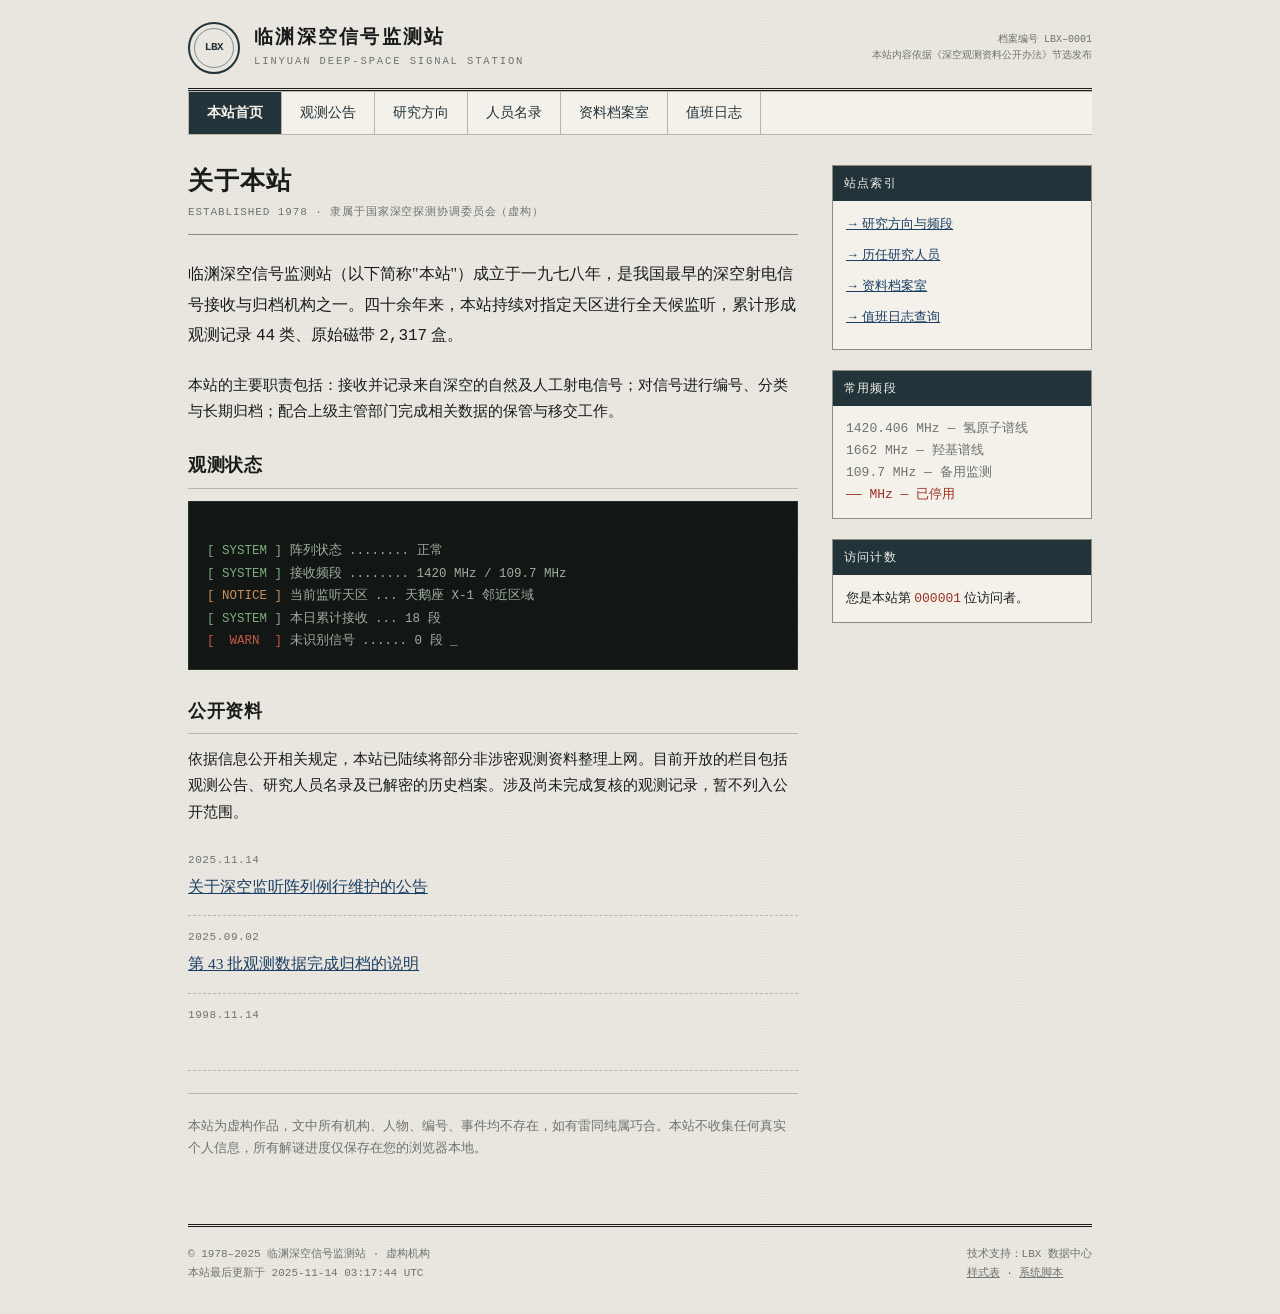
<file: index.html>
<!DOCTYPE html>
<html lang="zh-CN">
<head>
<meta charset="UTF-8">
<meta name="viewport" content="width=device-width,initial-scale=1">
<title>L.B.X. 深空信号监测站</title>
<meta name="description" content="临渊深空信号监测站（L.B.X.）—— 负责深空射电信号的接收、记录与归档。">
<link rel="stylesheet" href="assets/style.css">
</head>
<body>
<div class="wrap">

  <header class="masthead">
    <div class="masthead-in">
      <div class="brand-lock">
        <div class="emblem">LBX</div>
        <div class="brand-name">
          <b>临渊深空信号监测站</b>
          <span>LINYUAN DEEP-SPACE SIGNAL STATION</span>
        </div>
      </div>
      <div class="mast-meta">
        档案编号 LBX–0001<br>
        本站内容依据《深空观测资料公开办法》节选发布
      </div>
    </div>
  </header>

  <nav class="mainnav">
    <ul>
      <li><a href="index.html" class="cur">本站首页</a></li>
      <li><a href="news.html">观测公告</a></li>
      <li><a href="research.html">研究方向</a></li>
      <li><a href="personnel.html">人员名录</a></li>
      <li><a href="archive.html">资料档案室</a></li>
      <li><a href="logs.html">值班日志</a></li>
    </ul>
  </nav>

  <div class="cols">
    <main>
      <div class="pagehead">
        <h1>关于本站</h1>
        <div class="sub">ESTABLISHED 1978 · 隶属于国家深空探测协调委员会（虚构）</div>
      </div>

      <p class="lede">临渊深空信号监测站（以下简称"本站"）成立于一九七八年，是我国最早的深空射电信号接收与归档机构之一。四十余年来，本站持续对指定天区进行全天候监听，累计形成观测记录 <span class="mono">44</span> 类、原始磁带 <span class="mono">2,317</span> 盒。</p>

      <p>本站的主要职责包括：接收并记录来自深空的自然及人工射电信号；对信号进行编号、分类与长期归档；配合上级主管部门完成相关数据的保管与移交工作。</p>

      <h2>观测状态</h2>
      <div class="terminal" id="statusTerm">
<span class="g">[ SYSTEM ]</span> 阵列状态 ........ 正常
<span class="g">[ SYSTEM ]</span> 接收频段 ........ 1420 MHz / 109.7 MHz
<span class="a">[ NOTICE ]</span> 当前监听天区 ... 天鹅座 X-1 邻近区域
<span class="g">[ SYSTEM ]</span> 本日累计接收 ... 18 段
<span class="r">[  WARN  ]</span> 未识别信号 ...... <span id="uncount">0</span> 段 <span class="blink">_</span></div>

      <h2>公开资料</h2>
      <p>依据信息公开相关规定，本站已陆续将部分非涉密观测资料整理上网。目前开放的栏目包括观测公告、研究人员名录及已解密的历史档案。涉及尚未完成复核的观测记录，暂不列入公开范围。</p>

      <div class="notice">
        <div class="date">2025.11.14</div>
        <a href="news.html#n1">关于深空监听阵列例行维护的公告</a>
      </div>
      <div class="notice">
        <div class="date">2025.09.02</div>
        <a href="news.html#n2">第 43 批观测数据完成归档的说明</a>
      </div>
      <div class="notice">
        <div class="date">1998.11.14</div>
        <a href="news.html" class="ghost">第 44 号观测记录内部通报（此链接由系统自动生成）</a>
      </div>

      <hr class="rule">
      <p class="small">本站为虚构作品，文中所有机构、人物、编号、事件均不存在，如有雷同纯属巧合。本站不收集任何真实个人信息，所有解谜进度仅保存在您的浏览器本地。</p>
    </main>

    <aside>
      <div class="sidebox">
        <h4>站点索引</h4>
        <div class="body">
          <p><a href="research.html">→ 研究方向与频段</a></p>
          <p><a href="personnel.html">→ 历任研究人员</a></p>
          <p><a href="archive.html">→ 资料档案室</a></p>
          <p><a href="logs.html">→ 值班日志查询</a></p>
        </div>
      </div>
      <div class="sidebox">
        <h4>常用频段</h4>
        <div class="body mono small">
          1420.406 MHz — 氢原子谱线<br>
          1662 MHz — 羟基谱线<br>
          109.7 MHz — 备用监测<br>
          <span class="danger">—— MHz — 已停用</span>
        </div>
      </div>
      <div class="sidebox">
        <h4>访问计数</h4>
        <div class="body">
          您是本站第 <span class="mono danger" id="visits">000000</span> 位访问者。
        </div>
      </div>
    </aside>
  </div>

  <footer class="foot">
    <div class="foot-in">
      <div>© 1978–2025 临渊深空信号监测站 · 虚构机构<br>本站最后更新于 <span class="mono" id="lastmod">2025-11-14 03:17:44 UTC</span></div>
      <div>技术支持：LBX 数据中心<br><a href="assets/style.css">样式表</a> · <a href="assets/app.js">系统脚本</a></div>
    </div>
  </footer>
</div>
<script src="assets/app.js"></script>
<script>
(function(){
  // 访问计数（本地伪计数，纯氛围）
  var v=0;try{v=parseInt(localStorage.getItem('lbx_visits')||'0',10)||0}catch(e){}
  v++;try{localStorage.setItem('lbx_visits',''+v)}catch(e){}
  document.getElementById('visits').textContent=('000000'+v).slice(-6);

  // 未识别信号数量：随解谜进度上升
  var p=window.LBX.get(),n=0;
  if(p.clock)n+=1;if(p.badge)n+=3;if(p.staff)n+=7;if(p.access)n+=12;
  var el=document.getElementById('uncount');var target=n,cur=0;
  setInterval(function(){if(cur<target){cur++;el.textContent=cur}},140);
})();
</script>
</body>
</html>
</file>
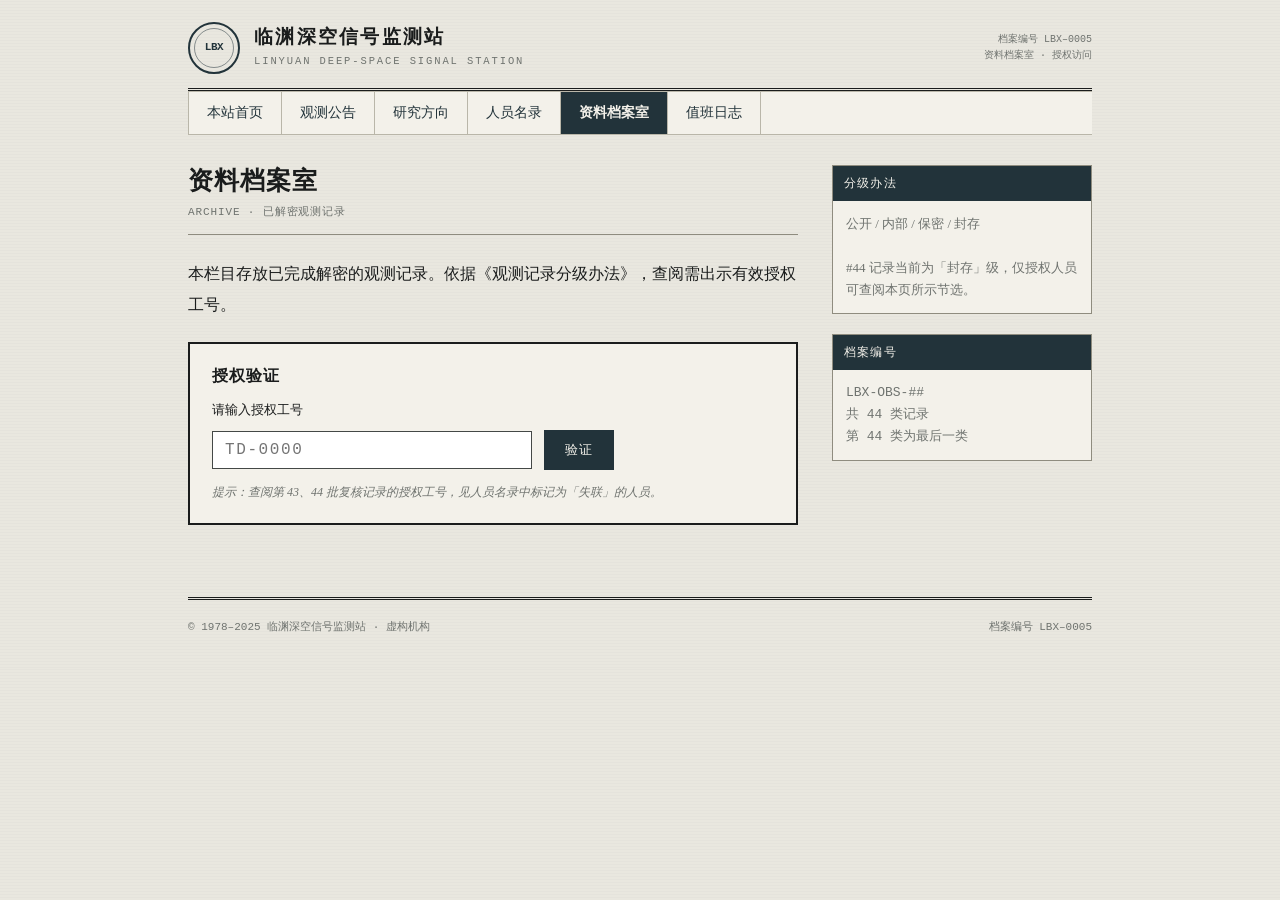
<file: archive.html>
<!DOCTYPE html>
<html lang="zh-CN">
<head>
<meta charset="UTF-8"><meta name="viewport" content="width=device-width,initial-scale=1">
<title>资料档案室 — L.B.X.</title>
<link rel="stylesheet" href="assets/style.css">
</head>
<body>
<div class="wrap">
  <header class="masthead"><div class="masthead-in">
    <div class="brand-lock"><div class="emblem">LBX</div>
      <div class="brand-name"><b>临渊深空信号监测站</b><span>LINYUAN DEEP-SPACE SIGNAL STATION</span></div></div>
    <div class="mast-meta">档案编号 LBX–0005<br>资料档案室 · 授权访问</div>
  </div></header>
  <nav class="mainnav"><ul>
    <li><a href="index.html">本站首页</a></li><li><a href="news.html">观测公告</a></li>
    <li><a href="research.html">研究方向</a></li><li><a href="personnel.html">人员名录</a></li>
    <li><a href="archive.html" class="cur">资料档案室</a></li><li><a href="logs.html">值班日志</a></li>
  </ul></nav>

  <div class="cols"><main>
    <div class="pagehead"><h1>资料档案室</h1><div class="sub">ARCHIVE · 已解密观测记录</div></div>

    <div id="gate">
      <p class="lede">本栏目存放已完成解密的观测记录。依据《观测记录分级办法》，查阅需出示有效授权工号。</p>
      <div class="puzzle">
        <h3>授权验证</h3>
        <label>请输入授权工号</label>
        <input type="text" id="arcInput" placeholder="TD-0000" autocomplete="off">
        <button id="arcGo">验证</button>
        <div class="err" id="arcErr">工号无效，或该工号无查阅权限。</div>
        <div class="hint">提示：查阅第 43、44 批复核记录的授权工号，见人员名录中标记为「失联」的人员。</div>
      </div>
    </div>

    <div id="content" style="display:none">
      <h2>观测记录 #44</h2>
      <div class="terminal">
<span class="a">[ 记录 ]</span> LBX-OBS-44
<span class="a">[ 时间 ]</span> 1998-11-14 03:17:44 UTC
<span class="a">[ 频段 ]</span> <span class="g" id="freqReveal">109.7 MHz</span>
<span class="a">[ 时长 ]</span> 00:11:38
<span class="a">[ 分类 ]</span> <span class="r">R（应答型 · 已停用）</span>

  信号包含周期性结构。经判读，其重复模式
  与人类语言的<strong>应答节奏</strong>高度相似。

  复核负责人：TD-4471（状态：失联）
  记录状态：封存 · 待二次复核

<span class="r">  注：本记录的完整解码结果存于值班日志，
  检索键为上述频段数值。</span></div>

      <h2>交接附注</h2>
      <p>林同志失联后，其保管的解码手册下落不明。值班日志系统保留了对该记录的检索入口，检索键为信号频段。据档案记载，该频段数值亦多次出现在仪器面板的备用刻度上。</p>

      <div class="sidebox" style="margin-top:18px">
        <h4>检索键</h4>
        <div class="body mono"><span id="keyShow">109.7</span> — 请在 <a href="logs.html">值班日志</a> 中使用此数值检索。</div>
      </div>
    </div>
  </main>
  <aside>
    <div class="sidebox"><h4>分级办法</h4><div class="body small">公开 / 内部 / 保密 / 封存<br><br>#44 记录当前为「封存」级，仅授权人员可查阅本页所示节选。</div></div>
    <div class="sidebox"><h4>档案编号</h4><div class="body mono small">LBX-OBS-##<br>共 44 类记录<br>第 44 类为最后一类</div></div>
  </aside></div>

  <footer class="foot"><div class="foot-in"><div>© 1978–2025 临渊深空信号监测站 · 虚构机构</div><div>档案编号 LBX–0005</div></div></footer>
</div>
<script src="assets/app.js"></script>
<script>
(function(){
  var done=function(){
    document.getElementById('gate').style.display='none';
    document.getElementById('content').style.display='block';
    window.LBX.mark('access');
  };
  document.getElementById('arcGo').addEventListener('click',check);
  document.getElementById('arcInput').addEventListener('keydown',function(e){if(e.key==='Enter')check()});
  function check(){
    var v=document.getElementById('arcInput').value.trim().toUpperCase();
    if(v==='TD-4471'){done()}
    else{document.getElementById('arcErr').classList.add('on')}
  }
})();
</script>
</body>
</html>
</file>
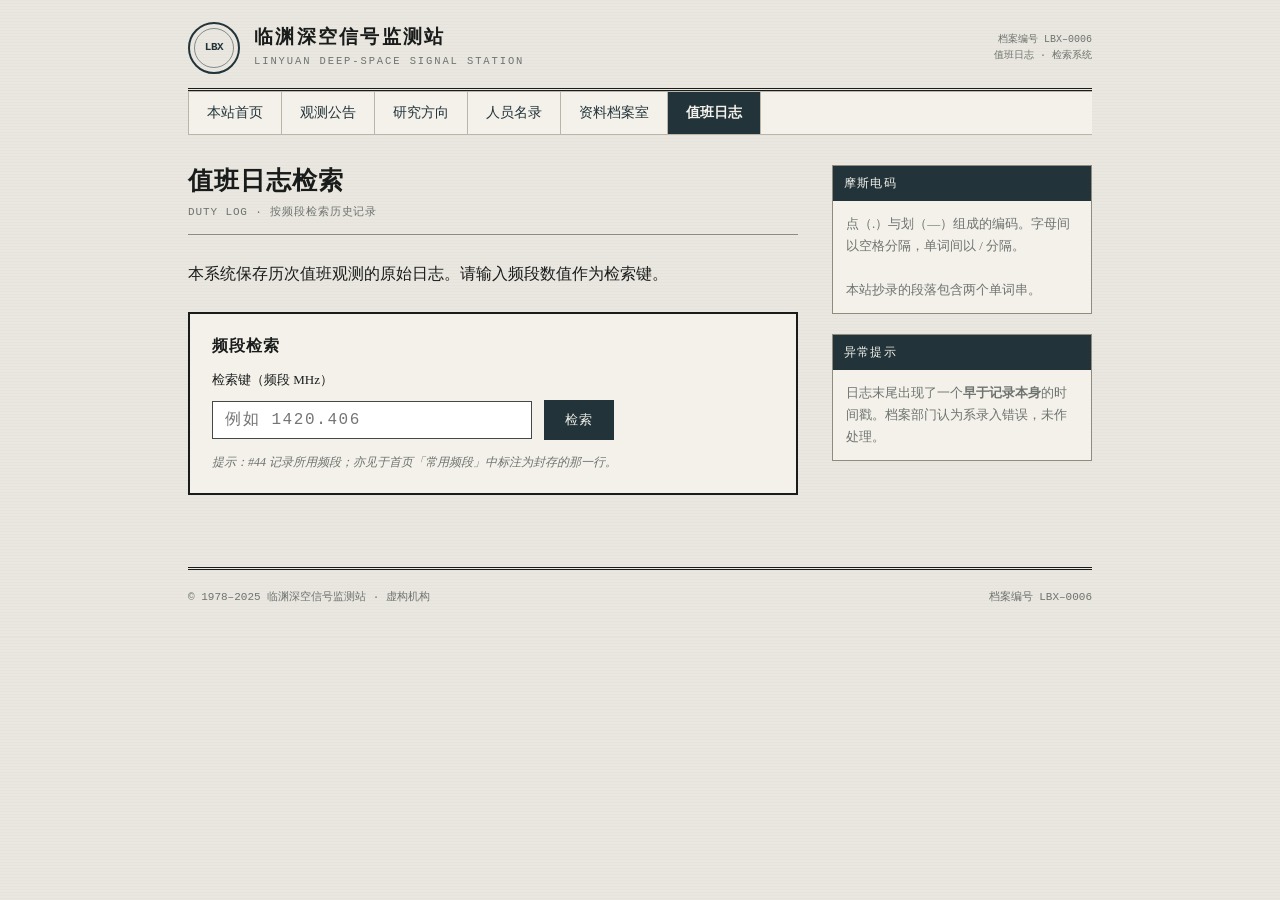
<file: logs.html>
<!DOCTYPE html>
<html lang="zh-CN">
<head>
<meta charset="UTF-8"><meta name="viewport" content="width=device-width,initial-scale=1">
<title>值班日志 — L.B.X.</title>
<link rel="stylesheet" href="assets/style.css">
</head>
<body>
<div class="wrap">
  <header class="masthead"><div class="masthead-in">
    <div class="brand-lock"><div class="emblem">LBX</div>
      <div class="brand-name"><b>临渊深空信号监测站</b><span>LINYUAN DEEP-SPACE SIGNAL STATION</span></div></div>
    <div class="mast-meta">档案编号 LBX–0006<br>值班日志 · 检索系统</div>
  </div></header>
  <nav class="mainnav"><ul>
    <li><a href="index.html">本站首页</a></li><li><a href="news.html">观测公告</a></li>
    <li><a href="research.html">研究方向</a></li><li><a href="personnel.html">人员名录</a></li>
    <li><a href="archive.html">资料档案室</a></li><li><a href="logs.html" class="cur">值班日志</a></li>
  </ul></nav>

  <div class="cols"><main>
    <div class="pagehead"><h1>值班日志检索</h1><div class="sub">DUTY LOG · 按频段检索历史记录</div></div>

    <div id="lgate">
      <p class="lede">本系统保存历次值班观测的原始日志。请输入频段数值作为检索键。</p>
      <div class="puzzle">
        <h3>频段检索</h3>
        <label>检索键（频段 MHz）</label>
        <input type="text" id="logInput" placeholder="例如 1420.406" autocomplete="off">
        <button id="logGo">检索</button>
        <div class="err" id="logErr">未检索到该频段的日志记录。</div>
        <div class="hint">提示：#44 记录所用频段；亦见于首页「常用频段」中标注为封存的那一行。</div>
      </div>
    </div>

    <div id="lcontent" style="display:none">
      <h2>值班日志 · 1998-11-14 夜班</h2>
      <div class="terminal">
<span class="a">[ 值班员 ]</span> TD-4471
<span class="a">[ 频段 ]</span> 109.7 MHz
<span class="a">[ 交接 ]</span> 未完成

  03:17 信号出现。周期性。持续 11 分 38 秒。
  03:21 尝试判读。结构不符合任何已知编码。
  03:26 发现重复单元，疑为 Morse。抄录如下：

<span class="g">  .. - / .. ... / -. --- - / .- / ... .. --. -. .- .-..</span>
<span class="g">  .. - / .. ... / .- / .-. . .--. .-.. -.--</span>

  03:31 第二次核对。手写笔记附后（见下）。
  03:38 值班员离开观测室。未关闭接收机。
  03:17 <span class="r">（本行时间戳异常，疑为录入错误）</span></div>

      <div class="puzzle">
        <h3>信号解码器</h3>
        <label>将上述摩斯电码解码（用 / 表示单词间隔，空格表示字母间隔）</label>
        <input type="text" id="morseInput" placeholder=".. - / .. ..." autocomplete="off" style="text-transform:none">
        <button id="morseGo">解码</button>
        <div class="err" id="morseErr">解码失败，请检查输入。</div>
        <div class="hint">标准摩斯电码表：A=.-  E=.  I=..  R=.-.  S=...  T=-  V=...-  N=-.  O=---  G=--.  J=.---  P=.--.  Y=-.--  L=.-..  M=--</div>
        <div id="morseOut" style="display:none;margin-top:16px">
          <div class="terminal"><span class="g" id="morseText"></span></div>
          <p style="margin-top:14px">解码完成。完成解码后，请前往 <a href="signal.html">信号回放</a> 页面，输入解码结果以调取这段记录的音频。</p>
        </div>
      </div>
    </div>
  </main>
  <aside>
    <div class="sidebox"><h4>摩斯电码</h4><div class="body small">点（.）与划（—）组成的编码。字母间以空格分隔，单词间以 / 分隔。<br><br>本站抄录的段落包含两个单词串。</div></div>
    <div class="sidebox"><h4>异常提示</h4><div class="body small">日志末尾出现了一个<strong>早于记录本身</strong>的时间戳。档案部门认为系录入错误，未作处理。</div></div>
  </aside></div>

  <footer class="foot"><div class="foot-in"><div>© 1978–2025 临渊深空信号监测站 · 虚构机构</div><div>档案编号 LBX–0006</div></div></footer>
</div>
<script src="assets/app.js"></script>
<script>
(function(){
  document.getElementById('logGo').addEventListener('click',check);
  document.getElementById('logInput').addEventListener('keydown',function(e){if(e.key==='Enter')check()});
  function check(){
    var v=document.getElementById('logInput').value.trim();
    if(v==='109.7'||v==='109.7 MHz'||v==='109.700'){
      document.getElementById('lgate').style.display='none';
      document.getElementById('lcontent').style.display='block';
      window.LBX.mark('log');
    }else{document.getElementById('logErr').classList.add('on')}
  }
  // 摩斯解码
  var T={'.-':'A','-...':'B','-.-.':'C','-..':'D','.':'E','..-.':'F','--.':'G','....':'H','..':'I','.---':'J','-.-':'K','.-..':'L','--':'M','-.':'N','---':'O','.--.':'P','--.-':'Q','.-.':'R','...':'S','-':'T','..-':'U','...-':'V','.--':'W','-..-':'X','-.--':'Y','--..':'Z'};
  document.getElementById('morseGo').addEventListener('click',function(){
    var v=document.getElementById('morseInput').value.trim();
    if(!v){return}
    var words=v.split(/\s*\/\s*/),out='';
    words.forEach(function(w){
      w.split(/\s+/).forEach(function(code){
        if(!code)return;
        var ch=T[code];out+=(ch||'?');
      });
      out+=' ';
    });
    out=out.trim();
    document.getElementById('morseText').textContent=out;
    document.getElementById('morseOut').style.display='block';
    window.LBX.mark('decoded');
    // 存下解码结果供 signal.html 使用
    try{localStorage.setItem('lbx_answer',out)}catch(e){}
  });
})();
</script>
</body>
</html>
</file>
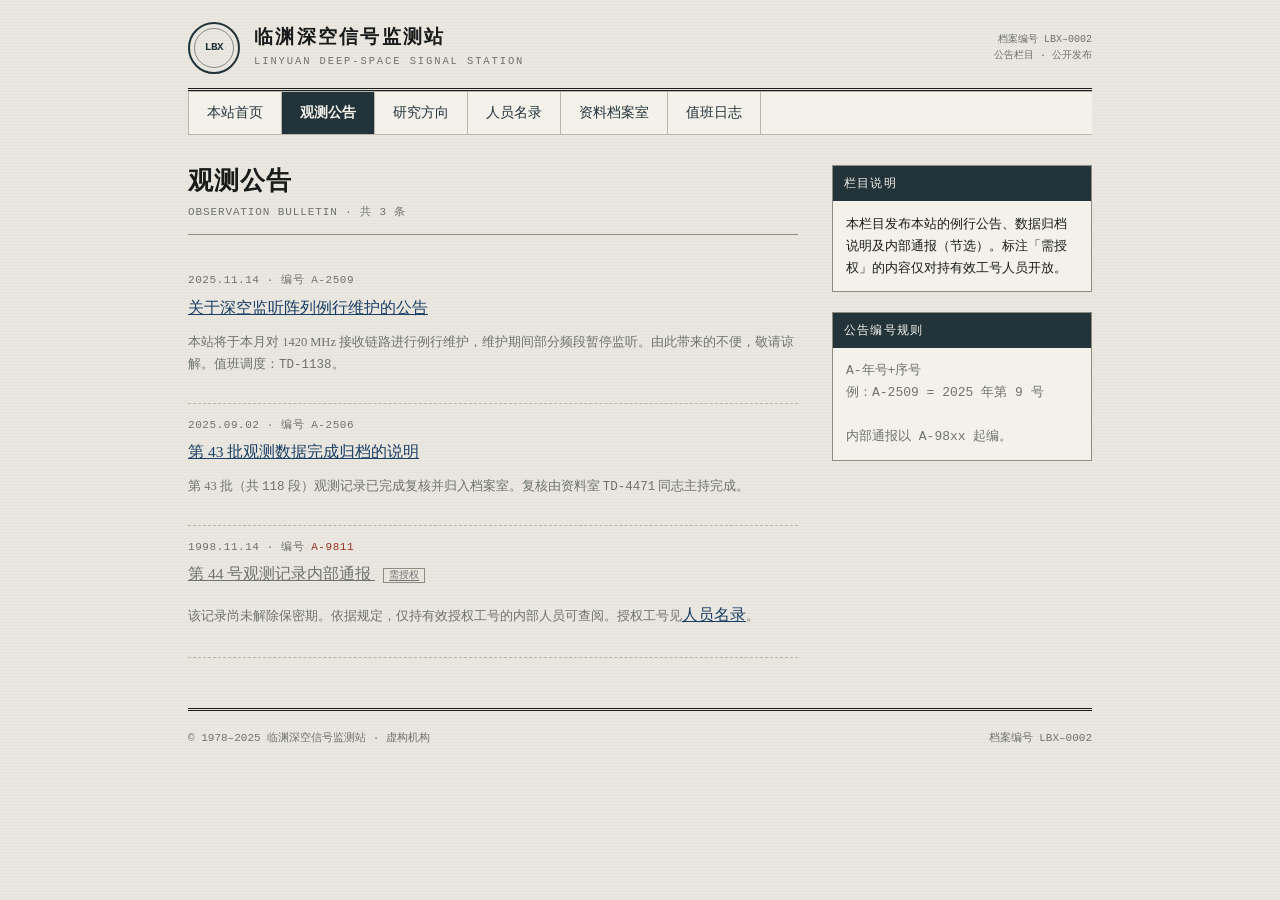
<file: news.html>
<!DOCTYPE html>
<html lang="zh-CN">
<head>
<meta charset="UTF-8"><meta name="viewport" content="width=device-width,initial-scale=1">
<title>观测公告 — L.B.X.</title>
<link rel="stylesheet" href="assets/style.css">
</head>
<body>
<div class="wrap">
  <header class="masthead">
    <div class="masthead-in">
      <div class="brand-lock"><div class="emblem">LBX</div>
        <div class="brand-name"><b>临渊深空信号监测站</b><span>LINYUAN DEEP-SPACE SIGNAL STATION</span></div></div>
      <div class="mast-meta">档案编号 LBX–0002<br>公告栏目 · 公开发布</div>
    </div>
  </header>
  <nav class="mainnav"><ul>
    <li><a href="index.html">本站首页</a></li>
    <li><a href="news.html" class="cur">观测公告</a></li>
    <li><a href="research.html">研究方向</a></li>
    <li><a href="personnel.html">人员名录</a></li>
    <li><a href="archive.html">资料档案室</a></li>
    <li><a href="logs.html">值班日志</a></li>
  </ul></nav>

  <div class="cols"><main>
    <div class="pagehead"><h1>观测公告</h1><div class="sub">OBSERVATION BULLETIN · 共 3 条</div></div>

    <div class="notice" id="n1">
      <div class="date">2025.11.14 · 编号 A-2509</div>
      <a>关于深空监听阵列例行维护的公告</a>
      <p class="small" style="margin-top:8px">本站将于本月对 1420 MHz 接收链路进行例行维护，维护期间部分频段暂停监听。由此带来的不便，敬请谅解。值班调度：<span class="mono">TD-1138</span>。</p>
    </div>

    <div class="notice" id="n2">
      <div class="date">2025.09.02 · 编号 A-2506</div>
      <a>第 43 批观测数据完成归档的说明</a>
      <p class="small" style="margin-top:8px">第 43 批（共 <span class="mono">118</span> 段）观测记录已完成复核并归入档案室。复核由资料室 <span class="mono">TD-4471</span> 同志主持完成。</p>
    </div>

    <div class="notice">
      <div class="date">1998.11.14 · 编号 <span class="danger">A-9811</span></div>
      <a href="#" id="lockedNotice" style="color:var(--ink-3)">第 44 号观测记录内部通报 <span class="tag">需授权</span></a>
      <p class="small" style="margin-top:8px">该记录尚未解除保密期。依据规定，仅持有效授权工号的内部人员可查阅。授权工号见<a href="personnel.html">人员名录</a>。</p>
    </div>

    <div class="puzzle" id="verifyBox" style="display:none">
      <h3>身份核验</h3>
      <label>请输入您的授权工号以查阅该通报</label>
      <input type="text" id="badgeInput" placeholder="例如 TD-0000" autocomplete="off">
      <button id="badgeGo">提交</button>
      <div class="err" id="badgeErr">工号无效，或该工号无权访问此记录。</div>
      <div class="hint">提示：主持第 43 批复核工作的同志，其工号出现在本页上方。</div>
    </div>

    <div id="noticeOpen" style="display:none">
      <hr class="rule">
      <h2>内部通报 A-9811（节选）</h2>
      <div class="terminal">
<span class="a">[ 分类 ]</span> 内部 · 限授权人员
<span class="a">[ 主题 ]</span> 关于第 44 号观测记录的处理意见

  1998 年 11 月 14 日 03:17（UTC），备用频段
  109.7 MHz 接收到一段持续信号。该信号特征与
  既往任何已知自然射电源均不相符。

  经初步判读，信号包含周期性重复的结构，
  形似某种 <span class="r">「应答」</span> 而非「播送」。

  处理意见：该记录暂缓公开，移交档案室封存，
  编号 <span class="g">#44</span>。复核负责人 TD-4471。

<span class="r">  ……以下内容已脱敏……</span></div>
      <p class="small" style="margin-top:12px">查阅完整记录请前往 <a href="archive.html">资料档案室</a>，并出示授权工号。</p>
    </div>
  </main>
  <aside>
    <div class="sidebox"><h4>栏目说明</h4><div class="body">本栏目发布本站的例行公告、数据归档说明及内部通报（节选）。标注「需授权」的内容仅对持有效工号人员开放。</div></div>
    <div class="sidebox"><h4>公告编号规则</h4><div class="body mono small">A-年号+序号<br>例：A-2509 = 2025 年第 9 号<br><br>内部通报以 A-98xx 起编。</div></div>
  </aside></div>

  <footer class="foot"><div class="foot-in"><div>© 1978–2025 临渊深空信号监测站 · 虚构机构</div><div>档案编号 LBX–0002</div></div></footer>
</div>
<script src="assets/app.js"></script>
<script>
(function(){
  var link=document.getElementById('lockedNotice');
  link.addEventListener('click',function(e){e.preventDefault();document.getElementById('verifyBox').style.display='block';document.getElementById('badgeInput').focus()});
  document.getElementById('badgeGo').addEventListener('click',check);
  document.getElementById('badgeInput').addEventListener('keydown',function(e){if(e.key==='Enter')check()});
  function check(){
    var v=document.getElementById('badgeInput').value.trim().toUpperCase();
    if(v==='TD-4471'){
      document.getElementById('verifyBox').style.display='none';
      document.getElementById('noticeOpen').style.display='block';
      window.LBX.mark('badge');
      document.getElementById('noticeOpen').scrollIntoView({behavior:'smooth'});
    }else{
      document.getElementById('badgeErr').classList.add('on');
    }
  }
})();
</script>
</body>
</html>
</file>
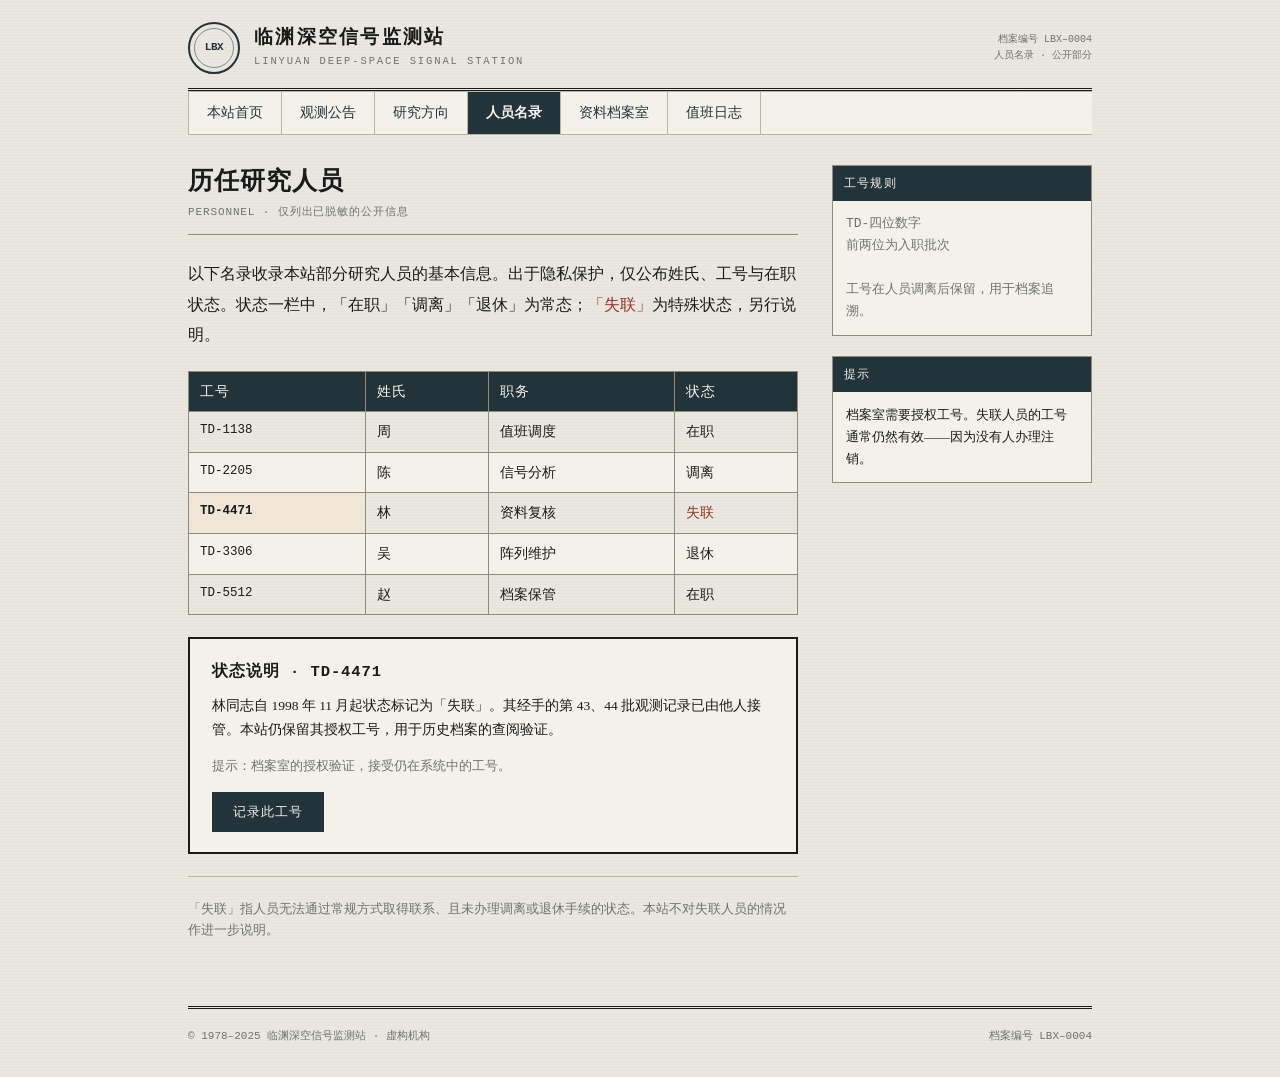
<file: personnel.html>
<!DOCTYPE html>
<html lang="zh-CN">
<head>
<meta charset="UTF-8"><meta name="viewport" content="width=device-width,initial-scale=1">
<title>人员名录 — L.B.X.</title>
<link rel="stylesheet" href="assets/style.css">
</head>
<body>
<div class="wrap">
  <header class="masthead"><div class="masthead-in">
    <div class="brand-lock"><div class="emblem">LBX</div>
      <div class="brand-name"><b>临渊深空信号监测站</b><span>LINYUAN DEEP-SPACE SIGNAL STATION</span></div></div>
    <div class="mast-meta">档案编号 LBX–0004<br>人员名录 · 公开部分</div>
  </div></header>
  <nav class="mainnav"><ul>
    <li><a href="index.html">本站首页</a></li><li><a href="news.html">观测公告</a></li>
    <li><a href="research.html">研究方向</a></li><li><a href="personnel.html" class="cur">人员名录</a></li>
    <li><a href="archive.html">资料档案室</a></li><li><a href="logs.html">值班日志</a></li>
  </ul></nav>

  <div class="cols"><main>
    <div class="pagehead"><h1>历任研究人员</h1><div class="sub">PERSONNEL · 仅列出已脱敏的公开信息</div></div>
    <p class="lede">以下名录收录本站部分研究人员的基本信息。出于隐私保护，仅公布姓氏、工号与在职状态。状态一栏中，「在职」「调离」「退休」为常态；<span class="danger">「失联」</span>为特殊状态，另行说明。</p>

    <table class="data">
      <thead><tr><th>工号</th><th>姓氏</th><th>职务</th><th>状态</th></tr></thead>
      <tbody>
        <tr><td class="mono">TD-1138</td><td>周</td><td>值班调度</td><td>在职</td></tr>
        <tr><td class="mono">TD-2205</td><td>陈</td><td>信号分析</td><td>调离</td></tr>
        <tr><td class="mono" style="background:#efe6d8"><b>TD-4471</b></td><td>林</td><td>资料复核</td><td class="danger">失联</td></tr>
        <tr><td class="mono">TD-3306</td><td>吴</td><td>阵列维护</td><td>退休</td></tr>
        <tr><td class="mono">TD-5512</td><td>赵</td><td>档案保管</td><td>在职</td></tr>
      </tbody>
    </table>

    <div class="puzzle" id="staffBox">
      <h3>状态说明 · TD-4471</h3>
      <p style="font-size:13.5px">林同志自 1998 年 11 月起状态标记为「失联」。其经手的第 43、44 批观测记录已由他人接管。本站仍保留其授权工号，用于历史档案的查阅验证。</p>
      <p class="small">提示：档案室的授权验证，接受仍在系统中的工号。</p>
      <button id="staffAck" style="margin-left:0">记录此工号</button>
      <div class="hint" id="staffDone" style="display:none;color:var(--danger)">已记录。档案室的门开着了。</div>
    </div>

    <hr class="rule">
    <p class="small">「失联」指人员无法通过常规方式取得联系、且未办理调离或退休手续的状态。本站不对失联人员的情况作进一步说明。</p>
  </main>
  <aside>
    <div class="sidebox"><h4>工号规则</h4><div class="body mono small">TD-四位数字<br>前两位为入职批次<br><br>工号在人员调离后保留，用于档案追溯。</div></div>
    <div class="sidebox"><h4>提示</h4><div class="body">档案室需要授权工号。失联人员的工号通常仍然有效——因为没有人办理注销。</div></div>
  </aside></div>

  <footer class="foot"><div class="foot-in"><div>© 1978–2025 临渊深空信号监测站 · 虚构机构</div><div>档案编号 LBX–0004</div></div></footer>
</div>
<script src="assets/app.js"></script>
<script>
document.getElementById('staffAck').addEventListener('click',function(){
  window.LBX.mark('staff');
  document.getElementById('staffDone').style.display='block';
});
</script>
</body>
</html>
</file>
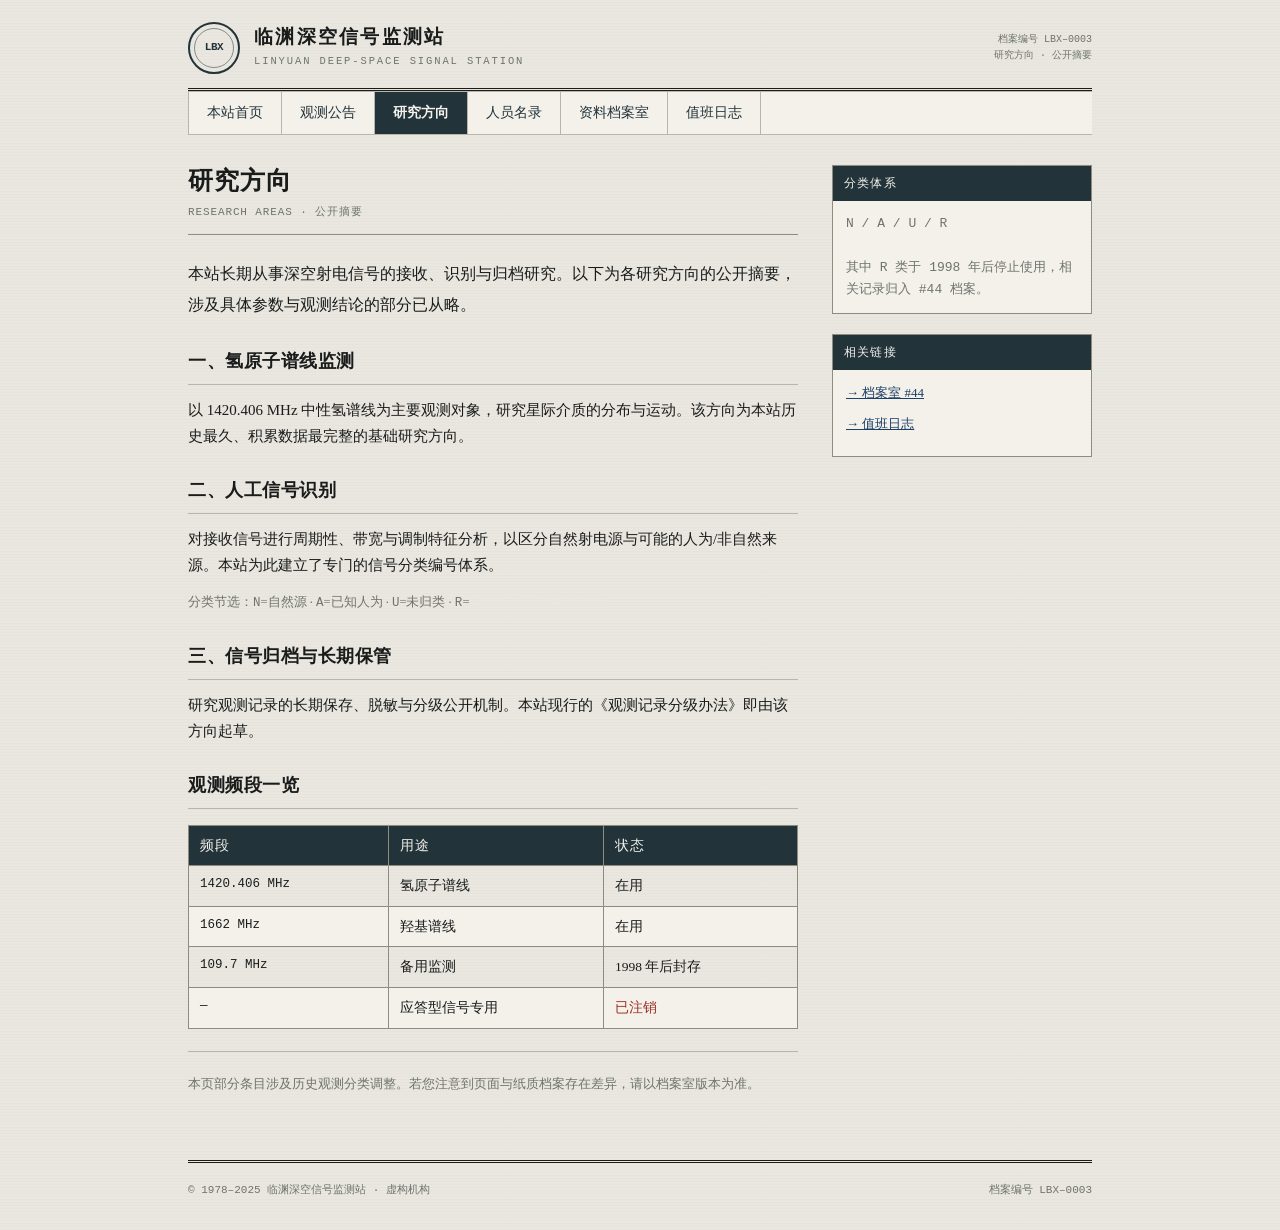
<file: research.html>
<!DOCTYPE html>
<html lang="zh-CN">
<head>
<meta charset="UTF-8"><meta name="viewport" content="width=device-width,initial-scale=1">
<title>研究方向 — L.B.X.</title>
<link rel="stylesheet" href="assets/style.css">
</head>
<body>
<div class="wrap">
  <header class="masthead"><div class="masthead-in">
    <div class="brand-lock"><div class="emblem">LBX</div>
      <div class="brand-name"><b>临渊深空信号监测站</b><span>LINYUAN DEEP-SPACE SIGNAL STATION</span></div></div>
    <div class="mast-meta">档案编号 LBX–0003<br>研究方向 · 公开摘要</div>
  </div></header>
  <nav class="mainnav"><ul>
    <li><a href="index.html">本站首页</a></li><li><a href="news.html">观测公告</a></li>
    <li><a href="research.html" class="cur">研究方向</a></li><li><a href="personnel.html">人员名录</a></li>
    <li><a href="archive.html">资料档案室</a></li><li><a href="logs.html">值班日志</a></li>
  </ul></nav>

  <div class="cols"><main>
    <div class="pagehead"><h1>研究方向</h1><div class="sub">RESEARCH AREAS · 公开摘要</div></div>
    <p class="lede">本站长期从事深空射电信号的接收、识别与归档研究。以下为各研究方向的公开摘要，涉及具体参数与观测结论的部分已从略。</p>

    <h2>一、氢原子谱线监测</h2>
    <p>以 1420.406 MHz 中性氢谱线为主要观测对象，研究星际介质的分布与运动。该方向为本站历史最久、积累数据最完整的基础研究方向。</p>

    <h2>二、人工信号识别</h2>
    <p>对接收信号进行周期性、带宽与调制特征分析，以区分自然射电源与可能的人为/非自然来源。本站为此建立了专门的信号分类编号体系。</p>
    <p class="small">分类节选：<span class="mono">N</span>=自然源 · <span class="mono">A</span>=已知人为 · <span class="mono">U</span>=未归类 · <span class="mono">R</span>=<span class="ghost">应答型（已停用该分类）</span></p>

    <h2>三、信号归档与长期保管</h2>
    <p>研究观测记录的长期保存、脱敏与分级公开机制。本站现行的《观测记录分级办法》即由该方向起草。</p>

    <h2>观测频段一览</h2>
    <table class="data">
      <thead><tr><th>频段</th><th>用途</th><th>状态</th></tr></thead>
      <tbody>
        <tr><td class="mono">1420.406 MHz</td><td>氢原子谱线</td><td>在用</td></tr>
        <tr><td class="mono">1662 MHz</td><td>羟基谱线</td><td>在用</td></tr>
        <tr><td class="mono">109.7 MHz</td><td>备用监测</td><td>1998 年后封存</td></tr>
        <tr><td class="mono">—</td><td>应答型信号专用</td><td class="danger">已注销</td></tr>
      </tbody>
    </table>

    <hr class="rule">
    <p class="small">本页部分条目涉及历史观测分类调整。若您注意到页面与纸质档案存在差异，请以档案室版本为准。</p>
  </main>
  <aside>
    <div class="sidebox"><h4>分类体系</h4><div class="body mono small">N / A / U / R<br><br>其中 R 类于 1998 年后停止使用，相关记录归入 #44 档案。</div></div>
    <div class="sidebox"><h4>相关链接</h4><div class="body"><p><a href="archive.html">→ 档案室 #44</a></p><p><a href="logs.html">→ 值班日志</a></p></div></div>
  </aside></div>

  <footer class="foot"><div class="foot-in"><div>© 1978–2025 临渊深空信号监测站 · 虚构机构</div><div>档案编号 LBX–0003</div></div></footer>
</div>
<script src="assets/app.js"></script>
</body>
</html>
</file>
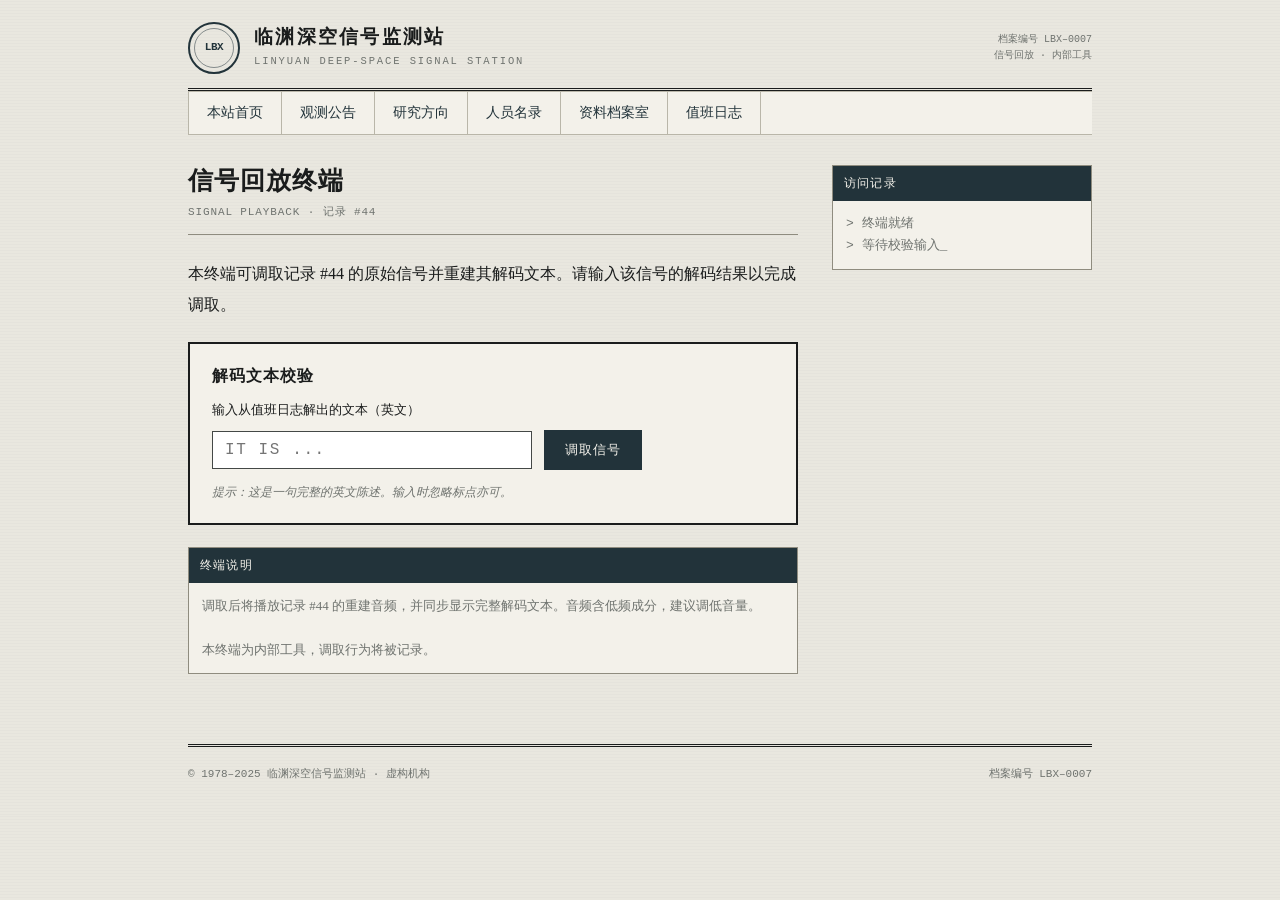
<file: signal.html>
<!DOCTYPE html>
<html lang="zh-CN">
<head>
<meta charset="UTF-8"><meta name="viewport" content="width=device-width,initial-scale=1">
<title>信号回放 — L.B.X.</title>
<link rel="stylesheet" href="assets/style.css">
<style>
.reveal{position:fixed;inset:0;background:#080a09;color:#b9c4b9;z-index:2000;display:none;flex-direction:column;align-items:center;justify-content:center;padding:8vw;text-align:center;overflow-y:auto;-webkit-overflow-scrolling:touch}
.reveal.on{display:flex}
.reveal .lines{font-family:var(--mono);font-size:clamp(13px,2.4vw,19px);line-height:2.2;max-width:760px;width:100%;margin:auto 0;flex:0 0 auto}
.reveal .lines p{opacity:0;transform:translateY(10px)}
.reveal .lines p.show{animation:rin .7s ease forwards}
@keyframes rin{to{opacity:1;transform:none}}
.reveal .lines .r{color:#c25a4a}
.reveal .lines .g{color:#7fae7f}
.reveal .sig{font-family:var(--mono);font-size:11px;color:#4e5a4e;letter-spacing:.3em;margin-bottom:24px}
.reveal button{margin-top:36px;font-family:var(--mono);font-size:12px;padding:10px 22px;background:transparent;color:#7f8a7f;border:1px solid #3a463a;cursor:pointer;letter-spacing:.1em}
.reveal button:hover{border-color:#c25a4a;color:#c25a4a}
.noise{position:absolute;inset:0;opacity:.05;pointer-events:none;background-image:repeating-linear-gradient(0deg,#fff 0px,#fff 1px,transparent 1px,transparent 2px)}
body.dread{filter:contrast(1.08)}
</style>
</head>
<body>
<div class="wrap">
  <header class="masthead"><div class="masthead-in">
    <div class="brand-lock"><div class="emblem">LBX</div>
      <div class="brand-name"><b>临渊深空信号监测站</b><span>LINYUAN DEEP-SPACE SIGNAL STATION</span></div></div>
    <div class="mast-meta">档案编号 LBX–0007<br>信号回放 · 内部工具</div>
  </div></header>
  <nav class="mainnav"><ul>
    <li><a href="index.html">本站首页</a></li><li><a href="news.html">观测公告</a></li>
    <li><a href="research.html">研究方向</a></li><li><a href="personnel.html">人员名录</a></li>
    <li><a href="archive.html">资料档案室</a></li><li><a href="logs.html">值班日志</a></li>
  </ul></nav>

  <div class="cols"><main>
    <div class="pagehead"><h1>信号回放终端</h1><div class="sub">SIGNAL PLAYBACK · 记录 #44</div></div>
    <p class="lede">本终端可调取记录 #44 的原始信号并重建其解码文本。请输入该信号的解码结果以完成调取。</p>

    <div class="puzzle">
      <h3>解码文本校验</h3>
      <label>输入从值班日志解出的文本（英文）</label>
      <input type="text" id="ansInput" placeholder="IT IS ..." autocomplete="off" style="text-transform:uppercase">
      <button id="ansGo">调取信号</button>
      <div class="err" id="ansErr">校验不符。请核对解码结果。</div>
      <div class="hint">提示：这是一句完整的英文陈述。输入时忽略标点亦可。</div>
    </div>

    <div class="sidebox">
      <h4>终端说明</h4>
      <div class="body small">调取后将播放记录 #44 的重建音频，并同步显示完整解码文本。音频含低频成分，建议调低音量。<br><br>本终端为内部工具，调取行为将被记录。</div>
    </div>
  </main>
  <aside>
    <div class="sidebox"><h4>访问记录</h4><div class="body mono small" id="trace">
      > 终端就绪<br>
      > 等待校验输入<span class="blink">_</span>
    </div></div>
  </aside></div>

  <footer class="foot"><div class="foot-in"><div>© 1978–2025 临渊深空信号监测站 · 虚构机构</div><div>档案编号 LBX–0007</div></div></footer>
</div>

<div class="reveal" id="reveal">
  <div class="noise"></div>
  <div class="sig">LBX-OBS-44 &nbsp;·&nbsp; PLAYBACK &nbsp;·&nbsp; 1998-11-14 03:17:44 UTC</div>
  <div class="lines" id="revealLines">
    <p>IT IS NOT A SIGNAL.</p>
    <p>IT IS A REPLY.</p>
    <p class="g">&nbsp;</p>
    <p>1987 年，我们向那片虚空发出了第一声问候。</p>
    <p>它没有立刻回答。</p>
    <p>它花了十一年，学会了我们的语言、我们的语法、</p>
    <p>还有我们停顿的方式。</p>
    <p class="g">&nbsp;</p>
    <p>1998 年 11 月 14 日 03:17，</p>
    <p>它第一次用我们的口吻，说了一个字：</p>
    <p class="r">「喂？」</p>
    <p class="g">&nbsp;</p>
    <p>我们把它记成了一段「信号」。</p>
    <p>其实，那一直是<strong>回复</strong>。</p>
    <p class="g">&nbsp;</p>
    <p class="r">而它，已经学会了敲门。</p>
  </div>
  <button id="closeReveal">关闭回放</button>
</div>

<script src="assets/app.js"></script>
<script>
(function(){
  var input=document.getElementById('ansInput'),trace=document.getElementById('trace');
  // 若已解码过，预填
  try{var saved=localStorage.getItem('lbx_answer');if(saved)input.value=saved}catch(e){}

  document.getElementById('ansGo').addEventListener('click',check);
  input.addEventListener('keydown',function(e){if(e.key==='Enter')check()});
  function norm(s){return (s||'').toUpperCase().replace(/[^A-Z ]/g,'').replace(/\s+/g,'').trim()}
  var ANSWER='ITISNOTASIGNALITISAREPLY';
  function check(){
    trace.innerHTML='> 校验输入：'+input.value+'\n> 比对中…<span class="blink">_</span>';
    if(norm(input.value)===ANSWER){
      window.LBX.mark('truth');
      playReveal();
    }else{
      document.getElementById('ansErr').classList.add('on');
      trace.innerHTML='> 校验失败\n> 等待重新输入<span class="blink">_</span>';
    }
  }

  function playReveal(){
    var r=document.getElementById('reveal');
    r.classList.add('on');document.body.classList.add('dread');
    document.body.style.overflow='hidden';
    // 逐行显示
    var lines=[].slice.call(document.querySelectorAll('#revealLines p'));
    lines.forEach(function(p,i){setTimeout(function(){p.classList.add('show')},700+i*520)});
    // 逐行浮现后自动滚到底一次，确保最后一句不被漏看
    setTimeout(function(){var rv=document.getElementById('reveal');rv.scrollTo({top:rv.scrollHeight,behavior:'smooth'})},700+lines.length*520+400);
    playAudio();
  }

  // Web Audio 生成失真信号音
  var actx=null,nodes=[];
  function playAudio(){
    try{
      var AC=window.AudioContext||window.webkitAudioContext;if(!AC)return;
      actx=new AC();
      var master=actx.createGain();master.gain.value=0.06;master.connect(actx.destination);
      // 两个低频振荡器 + 颤音
      [110,164.8].forEach(function(f,i){
        var o=actx.createOscillator(),g=actx.createGain();
        o.type=i?'sawtooth':'sine';o.frequency.value=f;
        g.gain.value=i?0.5:0.9;
        var lfo=actx.createOscillator(),lg=actx.createGain();
        lfo.frequency.value=0.3+i*0.17;lg.gain.value=18;
        lfo.connect(lg);lg.connect(o.frequency);
        o.connect(g);g.connect(master);o.start();lfo.start();
        nodes.push(o,lfo);
      });
      // 噪声
      var len=actx.sampleRate*2,buf=actx.createBuffer(1,len,actx.sampleRate),d=buf.getChannelData(0);
      for(var j=0;j<len;j++)d[j]=(Math.random()*2-1)*0.35;
      var src=actx.createBufferSource();src.buffer=buf;src.loop=true;
      var ng=actx.createGain();ng.gain.value=0.25;
      var filt=actx.createBiquadFilter();filt.type='lowpass';filt.frequency.value=600;
      src.connect(filt);filt.connect(ng);ng.connect(master);src.start();nodes.push(src);
      setTimeout(stopAudio,22000);
    }catch(e){}
  }
  function stopAudio(){
    nodes.forEach(function(n){try{n.stop()}catch(e){}});nodes=[];
    if(actx){try{actx.close()}catch(e){}actx=null}
  }
  document.getElementById('closeReveal').addEventListener('click',function(){
    stopAudio();
    document.getElementById('reveal').classList.remove('on');
    document.body.classList.remove('dread');
    document.body.style.overflow='';
    document.getElementById('closeReveal').textContent='它听见你了';
    setTimeout(function(){document.getElementById('closeReveal').textContent='关闭回放'},2600);
  });
})();
</script>
</body>
</html>
</file>
<file: assets/style.css>
/* L.B.X. 深空信号监测站 — 公共样式 */
:root{
  --paper:#e9e7df;
  --paper-2:#f3f1ea;
  --ink:#1a1c1c;
  --ink-2:#444846;
  --ink-3:#6f736f;
  --line:#b9b6a9;
  --line-2:#8f8c7f;
  --accent:#22333a;
  --danger:#9c2f22;
  --mono:"Courier New",Courier,monospace;
  --serif:Georgia,"Times New Roman",serif;
}
*{box-sizing:border-box;margin:0;padding:0}
html{-webkit-text-size-adjust:100%;overflow-x:hidden}
body{
  font-family:var(--serif);
  background:var(--paper);
  color:var(--ink);
  font-size:15px;
  line-height:1.75;
  overflow-x:hidden;
  background-image:
    repeating-linear-gradient(0deg,rgba(0,0,0,.014) 0px,rgba(0,0,0,.014) 1px,transparent 1px,transparent 3px);
}
a{color:#1c3f66;text-decoration:underline}
a:visited{color:#5a3d78}
a:hover{color:var(--danger)}
.wrap{max-width:960px;margin:0 auto;padding:0 28px}

/* 顶部机构抬头 */
.masthead{border-bottom:3px double var(--ink);padding:22px 0 14px;margin-bottom:0}
.masthead-in{display:flex;align-items:center;justify-content:space-between;gap:20px;flex-wrap:wrap}
.brand-lock{display:flex;align-items:center;gap:14px}
.emblem{width:52px;height:52px;flex:0 0 auto;border:2px solid var(--accent);border-radius:50%;display:grid;place-items:center;font-family:var(--mono);font-size:11px;font-weight:bold;color:var(--accent);letter-spacing:-.5px;position:relative}
.emblem::after{content:'';position:absolute;inset:4px;border:1px solid var(--accent);border-radius:50%;opacity:.5}
.brand-name b{display:block;font-size:19px;letter-spacing:.12em;font-weight:700;line-height:1.2}
.brand-name span{display:block;font-family:var(--mono);font-size:10.5px;color:var(--ink-3);letter-spacing:.18em;margin-top:3px}
.mast-meta{font-family:var(--mono);font-size:10px;color:var(--ink-3);text-align:right;line-height:1.6}

/* 导航条 */
.mainnav{border-top:1px solid var(--line);border-bottom:1px solid var(--line);background:var(--paper-2);margin-bottom:30px}
.mainnav ul{display:flex;list-style:none;flex-wrap:wrap}
.mainnav a{display:block;padding:9px 18px;font-size:13.5px;text-decoration:none;color:var(--accent);border-right:1px solid var(--line)}
.mainnav a:hover{background:var(--accent);color:var(--paper-2)}
.mainnav li:first-child a{border-left:1px solid var(--line)}
.mainnav a.cur{background:var(--accent);color:var(--paper-2);font-weight:bold}

/* 页面标题 */
.pagehead{border-bottom:1px solid var(--line-2);padding-bottom:12px;margin-bottom:24px}
.pagehead h1{font-size:25px;font-weight:700;letter-spacing:.04em;line-height:1.3}
.pagehead .sub{font-family:var(--mono);font-size:11px;color:var(--ink-3);letter-spacing:.08em;margin-top:6px}

/* 通用排版 */
.lede{font-size:16px;line-height:1.9;margin-bottom:20px}
p{margin-bottom:14px}
h2{font-size:18px;margin:26px 0 12px;padding-bottom:6px;border-bottom:1px solid var(--line);letter-spacing:.03em}
h3{font-size:15.5px;margin:18px 0 8px}
.small{font-size:12.5px;color:var(--ink-3)}
.mono{font-family:var(--mono)}
.danger{color:var(--danger)}
hr.rule{border:none;border-top:1px solid var(--line);margin:22px 0}

/* 两栏布局 */
.cols{display:grid;grid-template-columns:1fr 260px;gap:34px;align-items:start}
@media(max-width:760px){.cols{grid-template-columns:1fr}}

/* 侧栏盒子 */
.sidebox{border:1px solid var(--line-2);background:var(--paper-2);margin-bottom:20px}
.sidebox h4{font-size:12px;letter-spacing:.1em;background:var(--accent);color:var(--paper-2);padding:7px 11px;margin:0;font-weight:normal}
.sidebox .body{padding:12px 13px;font-size:13px;line-height:1.7}
.sidebox .body p{margin-bottom:9px}

/* 数据栅格 */
.datagrid{display:grid;grid-template-columns:1fr 1fr;gap:0;border:1px solid var(--line-2);margin:16px 0}
.datagrid div{padding:11px 13px;border-bottom:1px solid var(--line);font-size:13px}
.datagrid div:nth-child(odd){border-right:1px solid var(--line);background:var(--paper-2)}
.datagrid b{font-family:var(--mono);float:right;font-weight:normal}

/* 公告列表 */
.notice{border-bottom:1px dashed var(--line);padding:12px 0}
.notice .date{font-family:var(--mono);font-size:11px;color:var(--ink-3);letter-spacing:.05em}
.notice a{font-size:15.5px;display:inline-block;margin:3px 0}
.notice .tag{font-family:var(--mono);font-size:10px;border:1px solid var(--line-2);padding:1px 5px;margin-left:8px;color:var(--ink-3);vertical-align:middle}

/* 表格 */
table.data{width:100%;border-collapse:collapse;margin:16px 0;font-size:13.5px}
table.data th,table.data td{border:1px solid var(--line-2);padding:8px 11px;text-align:left;vertical-align:top}
table.data th{background:var(--accent);color:var(--paper-2);font-weight:normal;letter-spacing:.05em}
table.data tr:nth-child(even) td{background:var(--paper-2)}
table.data .mono{font-size:12.5px}

/* 状态终端 */
.terminal{background:#121614;color:#9fae9f;font-family:var(--mono);font-size:12.5px;line-height:1.8;padding:16px 18px;border:1px solid #2a322c;overflow-x:auto;white-space:pre-wrap;word-break:break-word}
.terminal .g{color:#7fae7f}
.terminal .a{color:#c98f5a}
.terminal .r{color:#c25a4a}
.blink{animation:blink 1.1s steps(1) infinite}
@keyframes blink{50%{opacity:0}}

/* 输入与按钮（解谜） */
.puzzle{border:2px solid var(--ink);padding:20px 22px;margin:22px 0;background:var(--paper-2)}
.puzzle h3{margin-top:0;font-family:var(--mono);letter-spacing:.06em}
.puzzle label{display:block;font-size:13px;margin-bottom:8px}
.puzzle input[type=text]{font-family:var(--mono);font-size:16px;letter-spacing:.1em;padding:9px 12px;border:1px solid var(--ink-2);background:#fff;width:min(320px,100%);text-transform:uppercase}
.puzzle button{font-family:var(--mono);font-size:13px;letter-spacing:.08em;padding:10px 20px;background:var(--accent);color:var(--paper-2);border:1px solid var(--accent);cursor:pointer;margin-left:8px}
.puzzle button:hover{background:var(--danger);border-color:var(--danger)}
.puzzle .hint{font-size:12px;color:var(--ink-3);margin-top:12px;font-style:italic}
.puzzle .err{color:var(--danger);font-family:var(--mono);font-size:12.5px;margin-top:10px;display:none}
.puzzle .err.on{display:block}
@media(max-width:560px){.puzzle button{margin-left:0;margin-top:10px;display:block}}

/* 页脚 */
.foot{border-top:3px double var(--ink);margin-top:50px;padding:18px 0 30px;font-family:var(--mono);font-size:11px;color:var(--ink-3);line-height:1.8}
.foot-in{display:flex;justify-content:space-between;gap:20px;flex-wrap:wrap}
.foot a{color:var(--ink-3)}

/* 隐藏线索：极淡，default 几乎不可见 */
.ghost{color:var(--paper);transition:color .4s}
.ghost:hover{color:var(--danger)}

/* 故障层（解谜推进后启用） */
body.glitch .masthead{animation:shift 6s infinite}
@keyframes shift{0%,96%,100%{transform:none}97%{transform:translateX(2px)}98%{transform:translateX(-2px)}99%{transform:translateX(1px)}}
.scanline{position:fixed;inset:0;pointer-events:none;z-index:9999;opacity:0;transition:opacity 1s;
  background:repeating-linear-gradient(0deg,transparent 0px,transparent 2px,rgba(0,0,0,.05) 3px,transparent 4px)}
body.glitch .scanline{opacity:1}
</file>
